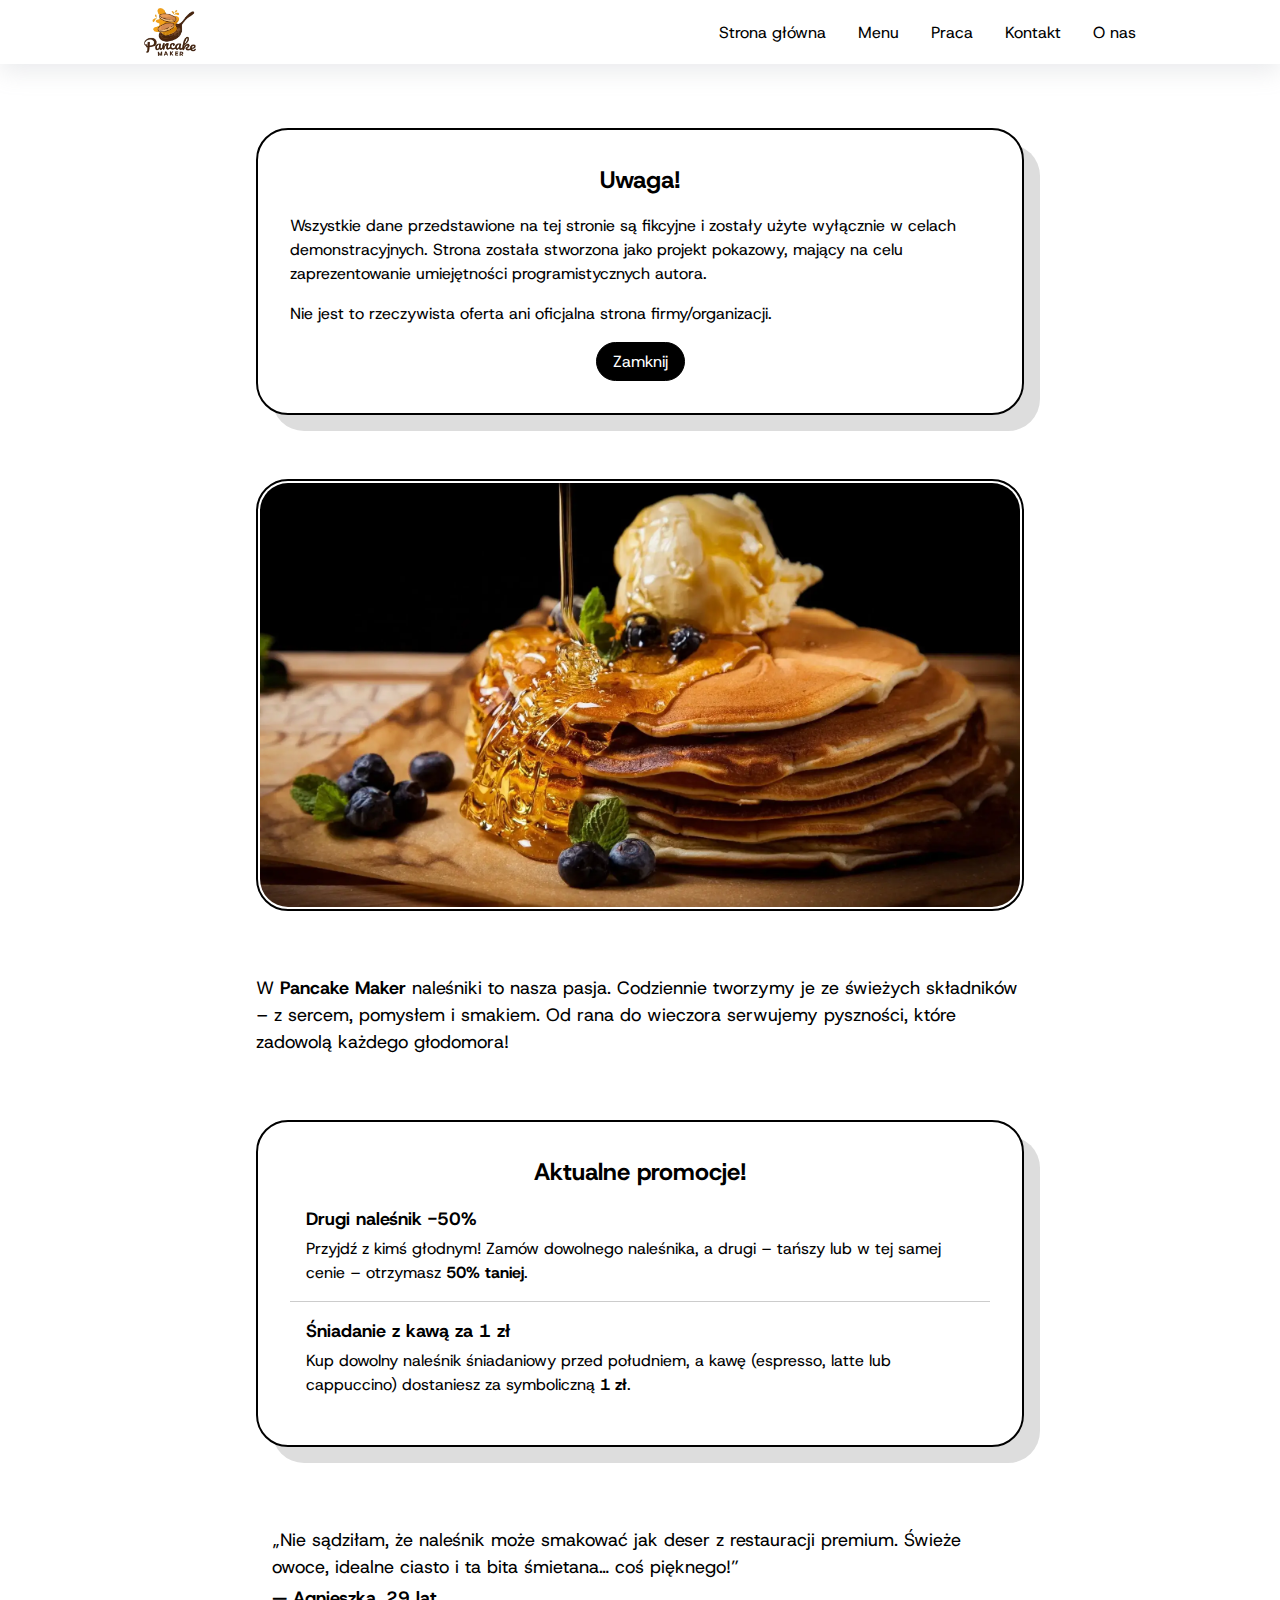
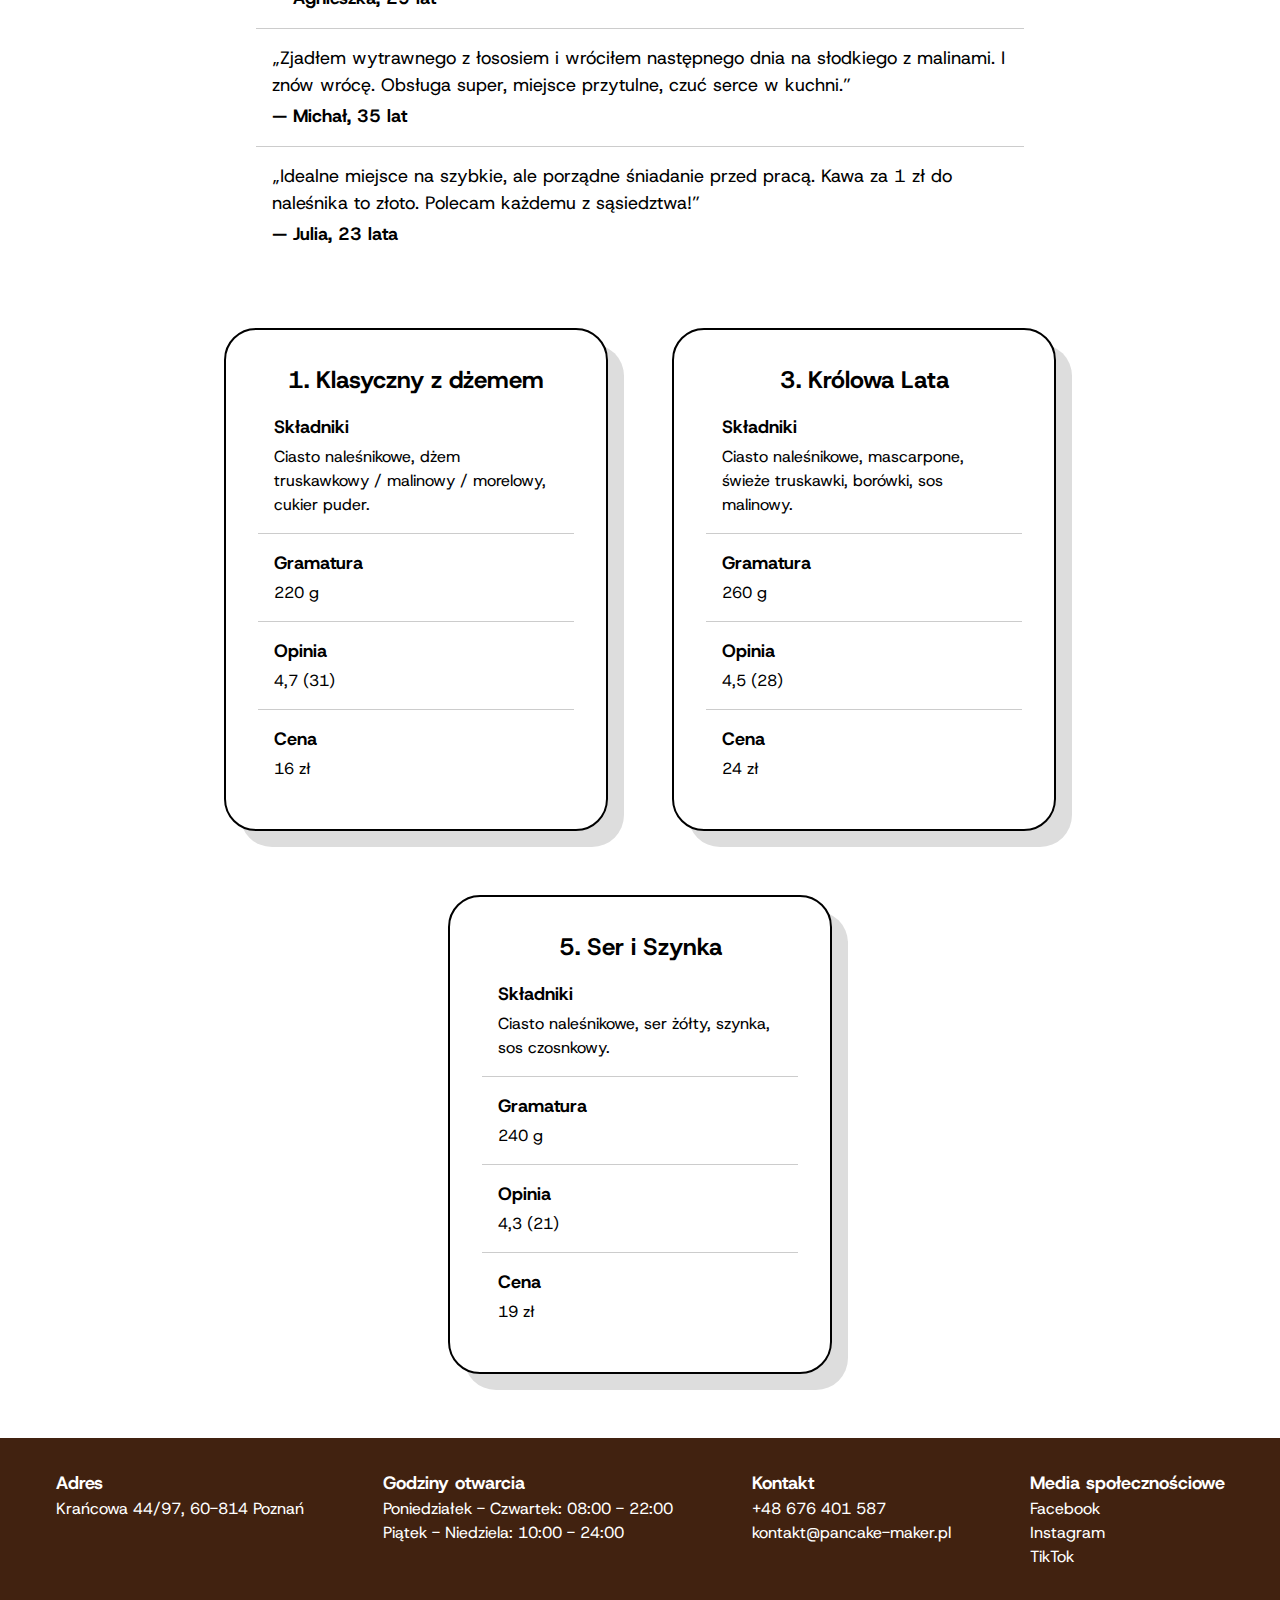
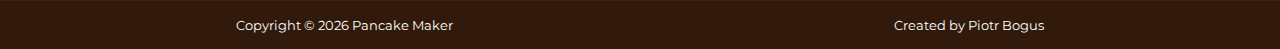
<file: index.html>
<!DOCTYPE html>
<html lang="pl-PL">
  <head>
    <title>Strona główna / Pancake Maker</title>
    <meta charset="UTF-8" />
    <meta name="author" content="Piotr Bogus" />
    <meta name="viewport" content="width=device-width, initial-scale=1.0" />
    <link rel="icon" href="uploads/logos/favicon.webp" type="image/webp" />
    <link rel="stylesheet" href="uploads/styles/main.css" />
    <link rel="stylesheet" href="uploads/styles/pancake-maker.css" />
  </head>
  <body>
    <nav class="navbar">
      <ul class="navbar-ul">
        <a href="index.html" class="navbar-a">
          <img src="uploads/logos/logo.webp" alt="Obraz przedstawia logo restauracji." class="navbar-img" />
        </a>
        <a href="index.html" class="navbar-a">Strona główna</a>
        <a href="menu.html" class="navbar-a">Menu</a>
        <a href="praca.html" class="navbar-a">Praca</a>
        <a href="kontakt.html" class="navbar-a">Kontakt</a>
        <a href="o-nas.html" class="navbar-a">O nas</a>
        <div class="navbar-a">
          <i class="fi fi-rr-bars-staggered navbar-btn" onclick="openPhoneMenu()"></i>
        </div>
      </ul>
    </nav>
    <main class="container">
      <nav class="navbar-phone">
        <ul class="navbar-ul-phone">
          <a href="index.html" class="navbar-a-phone">Strona główna</a>
          <a href="menu.html" class="navbar-a-phone">Menu</a>
          <a href="praca.html" class="navbar-a-phone">Praca</a>
          <a href="kontakt.html" class="navbar-a-phone">Kontakt</a>
          <a href="o-nas.html" class="navbar-a-phone">O nas</a>
        </ul>
      </nav>
      <main class="container-home">
        <article class="information">
          <p class="title-information">Uwaga!</p>
          <p class="description-information">Wszystkie dane przedstawione na tej stronie są fikcyjne i zostały użyte wyłącznie w celach demonstracyjnych. Strona została stworzona jako projekt pokazowy, mający na celu zaprezentowanie umiejętności programistycznych autora.</p>
          <p class="description-information">Nie jest to rzeczywista oferta ani oficjalna strona firmy/organizacji.</p>
          <input type="button" value="Zamknij" class="btn-information" onclick="hideInformation()" />
        </article>
        <img src="uploads/images/img_1.webp" alt="Obraz przedstawia naleśnika wraz z lejącym się syropem klonowym." class="img-home" />
        <p class="description-home">W <strong>Pancake Maker</strong> naleśniki to nasza pasja. Codziennie tworzymy je ze świeżych składników – z sercem, pomysłem i smakiem. Od rana do wieczora serwujemy pyszności, które zadowolą każdego głodomora!</p>
        <section class="container-promotion">
          <p class="container-promotion-title">Aktualne promocje!</p>
          <article class="promotion">
            <p class="title-promotion">Drugi naleśnik -50%</p>
            <p class="description-promotion">Przyjdź z kimś głodnym! Zamów dowolnego naleśnika, a drugi – tańszy lub w tej samej cenie – otrzymasz <strong>50% taniej</strong>.</p>
          </article>
          <article class="promotion">
            <p class="title-promotion">Śniadanie z kawą za 1 zł</p>
            <p class="description-promotion">Kup dowolny naleśnik śniadaniowy przed południem, a kawę (espresso, latte lub cappuccino) dostaniesz za symboliczną <strong>1 zł</strong>.</p>
          </article>
        </section>
        <section class="container-opinion">
          <article class="opinion">
            <p class="description-opinion">„Nie sądziłam, że naleśnik może smakować jak deser z restauracji premium. Świeże owoce, idealne ciasto i ta bita śmietana… coś pięknego!”</p>
            <p class="title-opinion">— Agnieszka, 29 lat</p>
          </article>
          <article class="opinion">
            <p class="description-opinion">„Zjadłem wytrawnego z łososiem i wróciłem następnego dnia na słodkiego z malinami. I znów wrócę. Obsługa super, miejsce przytulne, czuć serce w kuchni.”</p>
            <p class="title-opinion">— Michał, 35 lat</p>
          </article>
          <article class="opinion">
            <p class="description-opinion">„Idealne miejsce na szybkie, ale porządne śniadanie przed pracą. Kawa za 1 zł do naleśnika to złoto. Polecam każdemu z sąsiedztwa!”</p>
            <p class="title-opinion">— Julia, 23 lata</p>
          </article>
        </section>
        <main class="container-main-menu">
          <section class="container-menu">
            <p class="container-menu-title">1. Klasyczny z dżemem</p>
            <article class="menu">
              <p class="title-menu">Składniki</p>
              <p class="description-menu">Ciasto naleśnikowe, dżem truskawkowy / malinowy / morelowy, cukier puder.</p>
            </article>
            <article class="menu">
              <p class="title-menu">Gramatura</p>
              <p class="description-menu">220 g</p>
            </article>
            <article class="menu">
              <p class="title-menu">Opinia</p>
              <p class="description-menu">4,7 (31)</p>
            </article>
            <article class="menu">
              <p class="title-menu">Cena</p>
              <p class="description-menu">16 zł</p>
            </article>
          </section>
          <section class="container-menu">
            <p class="container-menu-title">3. Królowa Lata</p>
            <article class="menu">
              <p class="title-menu">Składniki</p>
              <p class="description-menu">Ciasto naleśnikowe, mascarpone, świeże truskawki, borówki, sos malinowy.</p>
            </article>
            <article class="menu">
              <p class="title-menu">Gramatura</p>
              <p class="description-menu">260 g</p>
            </article>
            <article class="menu">
              <p class="title-menu">Opinia</p>
              <p class="description-menu">4,5 (28)</p>
            </article>
            <article class="menu">
              <p class="title-menu">Cena</p>
              <p class="description-menu">24 zł</p>
            </article>
          </section>
          <section class="container-menu">
            <p class="container-menu-title">5. Ser i Szynka</p>
            <article class="menu">
              <p class="title-menu">Składniki</p>
              <p class="description-menu">Ciasto naleśnikowe, ser żółty, szynka, sos czosnkowy.</p>
            </article>
            <article class="menu">
              <p class="title-menu">Gramatura</p>
              <p class="description-menu">240 g</p>
            </article>
            <article class="menu">
              <p class="title-menu">Opinia</p>
              <p class="description-menu">4,3 (21)</p>
            </article>
            <article class="menu">
              <p class="title-menu">Cena</p>
              <p class="description-menu">19 zł</p>
            </article>
          </section>
        </main>
      </main>
    </main>
    <footer class="container-footbar">
      <article class="footbar">
        <p class="title-footbar">Adres</p>
        <p class="description-footbar">
          <a href="#" target="_blank">Krańcowa 44/97, 60-814 Poznań</a>
        </p>
      </article>
      <article class="footbar">
        <p class="title-footbar">Godziny otwarcia</p>
        <p class="description-footbar">Poniedziałek - Czwartek: 08:00 - 22:00</p>
        <p class="description-footbar">Piątek - Niedziela: 10:00 - 24:00</p>
      </article>
      <article class="footbar">
        <p class="title-footbar">Kontakt</p>
        <p class="description-footbar">
          <a href="#" target="_blank">+48 676 401 587</a>
        </p>
        <p class="description-footbar">
          <a href="#" target="_blank">kontakt@pancake-maker.pl</a>
        </p>
      </article>
      <article class="footbar">
        <p class="title-footbar">Media społecznościowe</p>
        <p class="description-footbar">
          <a href="#" target="_blank">Facebook</a>
        </p>
        <p class="description-footbar">
          <a href="#" target="_blank">Instagram</a>
        </p>
        <p class="description-footbar">
          <a href="#" target="_blank">TikTok</a>
        </p>
      </article>
    </footer>
    <footer class="container-copyright">
      <div class="copyright">Copyright &copy; <span id="copyright-year"></span> Pancake Maker</div>
      <div class="copyright">Created by <a href="https://github.com/piotr-bogus" class="author-link" target="_blank">Piotr Bogus</a></div>
    </footer>
    <script src="uploads/scripts/copyright-year.js"></script>
    <script src="uploads/scripts/information.js"></script>
    <script src="uploads/scripts/navbar.js"></script>
  </body>
</html>
</file>
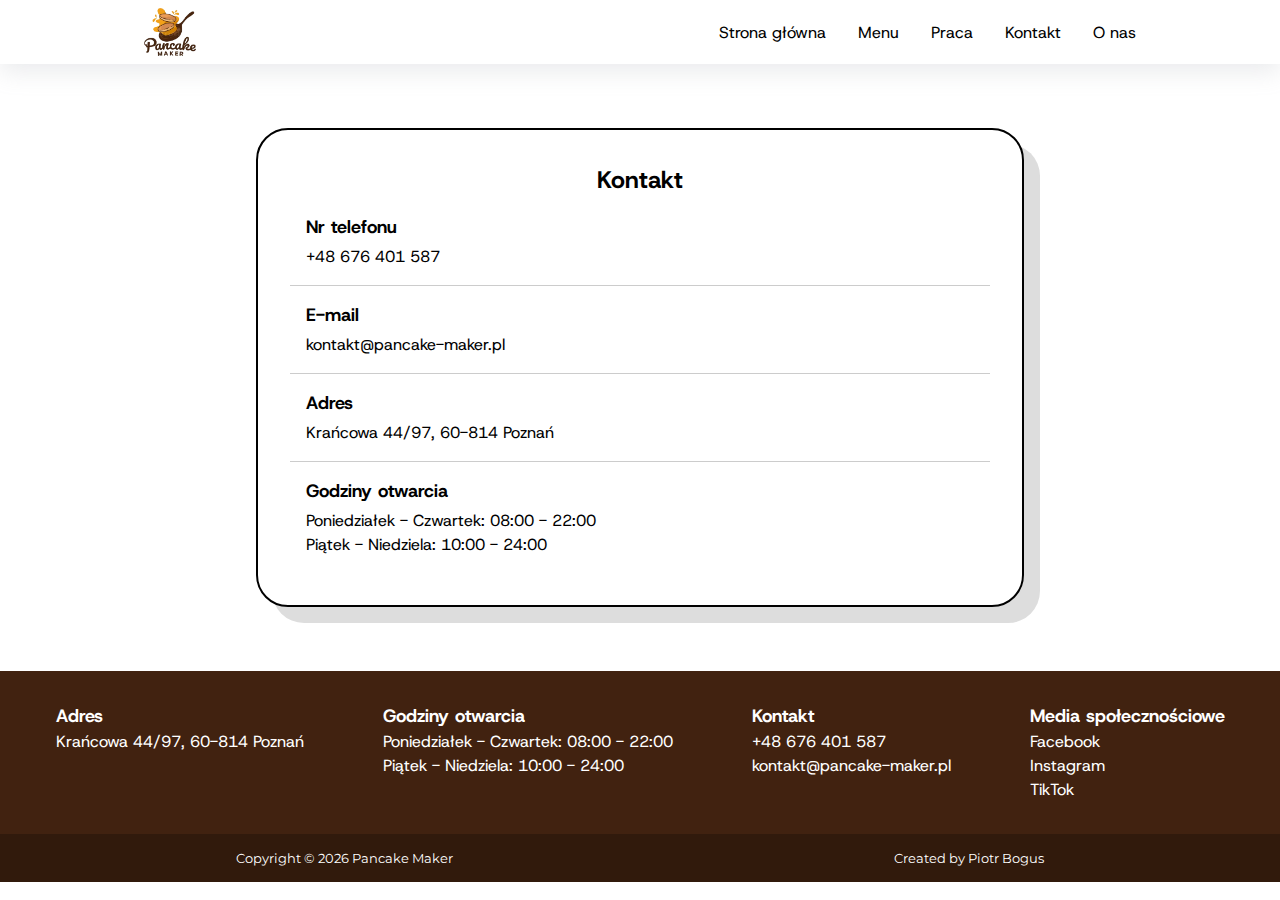
<file: kontakt.html>
<!DOCTYPE html>
<html lang="pl-PL">
  <head>
    <title>Kontakt / Pancake Maker</title>
    <meta charset="UTF-8" />
    <meta name="author" content="Piotr Bogus" />
    <meta name="viewport" content="width=device-width, initial-scale=1.0" />
    <link rel="icon" href="uploads/logos/favicon.webp" type="image/webp" />
    <link rel="stylesheet" href="uploads/styles/main.css" />
    <link rel="stylesheet" href="uploads/styles/kontakt.css" />
  </head>
  <body>
    <nav class="navbar">
      <ul class="navbar-ul">
        <a href="index.html" class="navbar-a">
          <img src="uploads/logos/logo.webp" alt="" class="navbar-img" />
        </a>
        <a href="index.html" class="navbar-a">Strona główna</a>
        <a href="menu.html" class="navbar-a">Menu</a>
        <a href="praca.html" class="navbar-a">Praca</a>
        <a href="kontakt.html" class="navbar-a">Kontakt</a>
        <a href="o-nas.html" class="navbar-a">O nas</a>
        <div class="navbar-a">
          <i class="fi fi-rr-bars-staggered navbar-btn" onclick="openPhoneMenu()"></i>
        </div>
      </ul>
    </nav>
    <main class="container">
      <nav class="navbar-phone">
        <ul class="navbar-ul-phone">
          <a href="index.html" class="navbar-a-phone">Strona główna</a>
          <a href="menu.html" class="navbar-a-phone">Menu</a>
          <a href="praca.html" class="navbar-a-phone">Praca</a>
          <a href="kontakt.html" class="navbar-a-phone">Kontakt</a>
          <a href="o-nas.html" class="navbar-a-phone">O nas</a>
        </ul>
      </nav>
      <main class="container-main-contact">
        <section class="container-contact">
          <p class="container-contact-title">Kontakt</p>
          <article class="contact">
            <p class="title-contact">Nr telefonu</p>
            <p class="description-contact">
              <a href="#" target="_blank">+48 676 401 587</a>
            </p>
          </article>
          <article class="contact">
            <p class="title-contact">E-mail</p>
            <p class="description-contact">
              <a href="#" target="_blank">kontakt@pancake-maker.pl</a>
            </p>
          </article>
          <article class="contact">
            <p class="title-contact">Adres</p>
            <p class="description-contact">
              <a href="#" target="_blank">Krańcowa 44/97, 60-814 Poznań</a>
            </p>
          </article>
          <article class="contact">
            <p class="title-contact">Godziny otwarcia</p>
            <p class="description-contact">Poniedziałek - Czwartek: 08:00 - 22:00</p>
            <p class="description-contact">Piątek - Niedziela: 10:00 - 24:00</p>
          </article>
        </section>
      </main>
    </main>
    <footer class="container-footbar">
      <article class="footbar">
        <p class="title-footbar">Adres</p>
        <p class="description-footbar">
          <a href="#" target="_blank">Krańcowa 44/97, 60-814 Poznań</a>
        </p>
      </article>
      <article class="footbar">
        <p class="title-footbar">Godziny otwarcia</p>
        <p class="description-footbar">Poniedziałek - Czwartek: 08:00 - 22:00</p>
        <p class="description-footbar">Piątek - Niedziela: 10:00 - 24:00</p>
      </article>
      <article class="footbar">
        <p class="title-footbar">Kontakt</p>
        <p class="description-footbar">
          <a href="#" target="_blank">+48 676 401 587</a>
        </p>
        <p class="description-footbar">
          <a href="#" target="_blank">kontakt@pancake-maker.pl</a>
        </p>
      </article>
      <article class="footbar">
        <p class="title-footbar">Media społecznościowe</p>
        <p class="description-footbar">
          <a href="#" target="_blank">Facebook</a>
        </p>
        <p class="description-footbar">
          <a href="#" target="_blank">Instagram</a>
        </p>
        <p class="description-footbar">
          <a href="#" target="_blank">TikTok</a>
        </p>
      </article>
    </footer>
    <footer class="container-copyright">
      <div class="copyright">Copyright &copy; <span id="copyright-year"></span> Pancake Maker</div>
      <div class="copyright">Created by <a href="https://github.com/piotr-bogus" class="author-link" target="_blank">Piotr Bogus</a></div>
    </footer>
    <script src="uploads/scripts/copyright-year.js"></script>
    <script src="uploads/scripts/navbar.js"></script>
  </body>
</html>
</file>
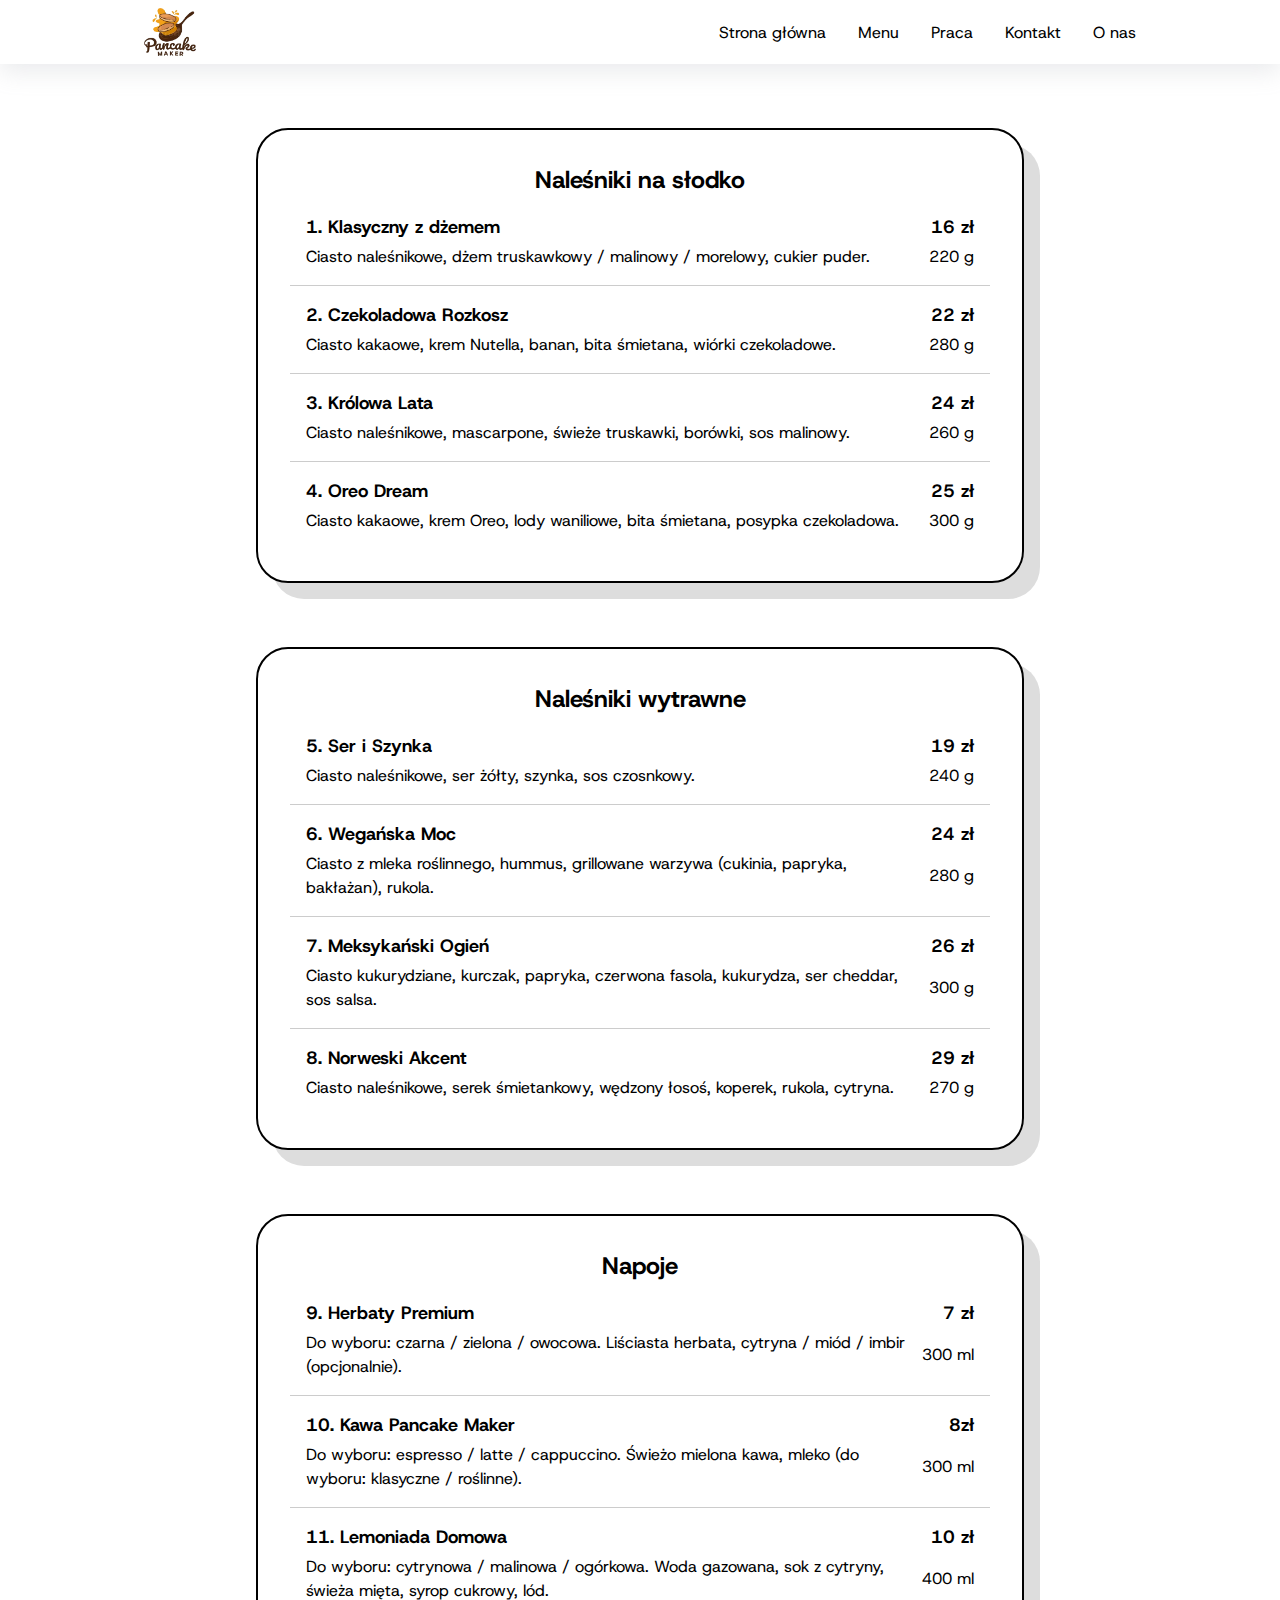
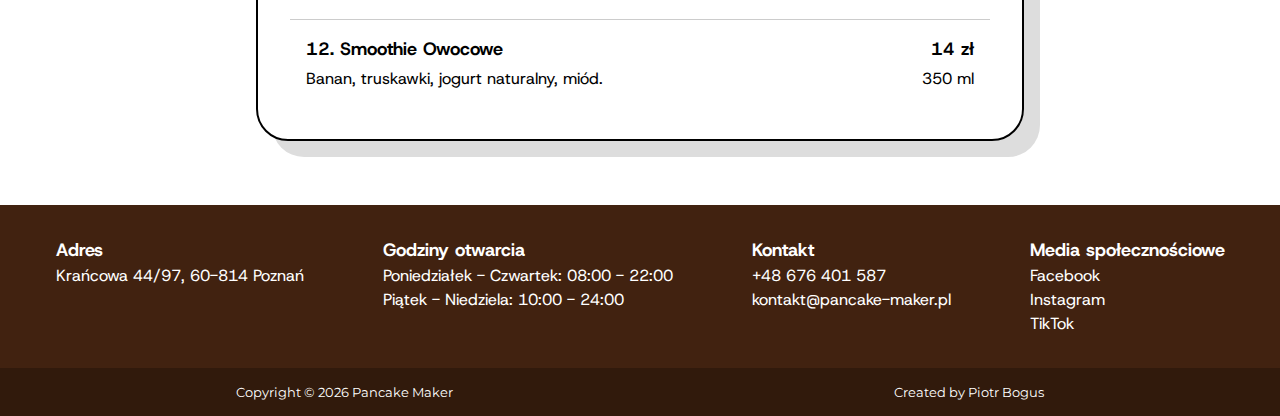
<file: menu.html>
<!DOCTYPE html>
<html lang="pl-PL">
  <head>
    <title>Menu / Pancake Maker</title>
    <meta charset="UTF-8" />
    <meta name="author" content="Piotr Bogus" />
    <meta name="viewport" content="width=device-width, initial-scale=1.0" />
    <link rel="icon" href="uploads/logos/favicon.webp" type="image/webp" />
    <link rel="stylesheet" href="uploads/styles/main.css" />
    <link rel="stylesheet" href="uploads/styles/menu.css" />
  </head>
  <body>
    <nav class="navbar">
      <ul class="navbar-ul">
        <a href="index.html" class="navbar-a">
          <img src="uploads/logos/logo.webp" alt="" class="navbar-img" />
        </a>
        <a href="index.html" class="navbar-a">Strona główna</a>
        <a href="menu.html" class="navbar-a">Menu</a>
        <a href="praca.html" class="navbar-a">Praca</a>
        <a href="kontakt.html" class="navbar-a">Kontakt</a>
        <a href="o-nas.html" class="navbar-a">O nas</a>
        <div class="navbar-a">
          <i class="fi fi-rr-bars-staggered navbar-btn" onclick="openPhoneMenu()"></i>
        </div>
      </ul>
    </nav>
    <main class="container">
      <nav class="navbar-phone">
        <ul class="navbar-ul-phone">
          <a href="index.html" class="navbar-a-phone">Strona główna</a>
          <a href="menu.html" class="navbar-a-phone">Menu</a>
          <a href="praca.html" class="navbar-a-phone">Praca</a>
          <a href="kontakt.html" class="navbar-a-phone">Kontakt</a>
          <a href="o-nas.html" class="navbar-a-phone">O nas</a>
        </ul>
      </nav>
      <main class="container-main-menu">
        <section class="container-menu">
          <p class="container-menu-title">Naleśniki na słodko</p>
          <article class="menu">
            <div class="container-menu-top">
              <p class="title-menu">1. Klasyczny z dżemem</p>
              <p class="price-menu">16 zł</p>
            </div>
            <div class="container-menu-bottom">
              <p class="description-menu">Ciasto naleśnikowe, dżem truskawkowy / malinowy / morelowy, cukier puder.</p>
              <p class="weight-menu">220 g</p>
            </div>
          </article>
          <article class="menu">
            <div class="container-menu-top">
              <p class="title-menu">2. Czekoladowa Rozkosz</p>
              <p class="price-menu">22 zł</p>
            </div>
            <div class="container-menu-bottom">
              <p class="description-menu">Ciasto kakaowe, krem Nutella, banan, bita śmietana, wiórki czekoladowe.</p>
              <p class="weight-menu">280 g</p>
            </div>
          </article>
          <article class="menu">
            <div class="container-menu-top">
              <p class="title-menu">3. Królowa Lata</p>
              <p class="price-menu">24 zł</p>
            </div>
            <div class="container-menu-bottom">
              <p class="description-menu">Ciasto naleśnikowe, mascarpone, świeże truskawki, borówki, sos malinowy.</p>
              <p class="weight-menu">260 g</p>
            </div>
          </article>
          <article class="menu">
            <div class="container-menu-top">
              <p class="title-menu">4. Oreo Dream</p>
              <p class="price-menu">25 zł</p>
            </div>
            <div class="container-menu-bottom">
              <p class="description-menu">Ciasto kakaowe, krem Oreo, lody waniliowe, bita śmietana, posypka czekoladowa.</p>
              <p class="weight-menu">300 g</p>
            </div>
          </article>
        </section>
        <section class="container-menu">
          <p class="container-menu-title">Naleśniki wytrawne</p>
          <article class="menu">
            <div class="container-menu-top">
              <p class="title-menu">5. Ser i Szynka</p>
              <p class="price-menu">19 zł</p>
            </div>
            <div class="container-menu-bottom">
              <p class="description-menu">Ciasto naleśnikowe, ser żółty, szynka, sos czosnkowy.</p>
              <p class="weight-menu">240 g</p>
            </div>
          </article>
          <article class="menu">
            <div class="container-menu-top">
              <p class="title-menu">6. Wegańska Moc</p>
              <p class="price-menu">24 zł</p>
            </div>
            <div class="container-menu-bottom">
              <p class="description-menu">Ciasto z mleka roślinnego, hummus, grillowane warzywa (cukinia, papryka, bakłażan), rukola.</p>
              <p class="weight-menu">280 g</p>
            </div>
          </article>
          <article class="menu">
            <div class="container-menu-top">
              <p class="title-menu">7. Meksykański Ogień</p>
              <p class="price-menu">26 zł</p>
            </div>
            <div class="container-menu-bottom">
              <p class="description-menu">Ciasto kukurydziane, kurczak, papryka, czerwona fasola, kukurydza, ser cheddar, sos salsa.</p>
              <p class="weight-menu">300 g</p>
            </div>
          </article>
          <article class="menu">
            <div class="container-menu-top">
              <p class="title-menu">8. Norweski Akcent</p>
              <p class="price-menu">29 zł</p>
            </div>
            <div class="container-menu-bottom">
              <p class="description-menu">Ciasto naleśnikowe, serek śmietankowy, wędzony łosoś, koperek, rukola, cytryna.</p>
              <p class="weight-menu">270 g</p>
            </div>
          </article>
        </section>
        <section class="container-menu">
          <p class="container-menu-title">Napoje</p>
          <article class="menu">
            <div class="container-menu-top">
              <p class="title-menu">9. Herbaty Premium</p>
              <p class="price-menu">7 zł</p>
            </div>
            <div class="container-menu-bottom">
              <p class="description-menu">Do wyboru: czarna / zielona / owocowa. Liściasta herbata, cytryna / miód / imbir (opcjonalnie).</p>
              <p class="weight-menu">300 ml</p>
            </div>
          </article>
          <article class="menu">
            <div class="container-menu-top">
              <p class="title-menu">10. Kawa Pancake Maker</p>
              <p class="price-menu">8zł</p>
            </div>
            <div class="container-menu-bottom">
              <p class="description-menu">Do wyboru: espresso / latte / cappuccino. Świeżo mielona kawa, mleko (do wyboru: klasyczne / roślinne).</p>
              <p class="weight-menu">300 ml</p>
            </div>
          </article>
          <article class="menu">
            <div class="container-menu-top">
              <p class="title-menu">11. Lemoniada Domowa</p>
              <p class="price-menu">10 zł</p>
            </div>
            <div class="container-menu-bottom">
              <p class="description-menu">Do wyboru: cytrynowa / malinowa / ogórkowa. Woda gazowana, sok z cytryny, świeża mięta, syrop cukrowy, lód.</p>
              <p class="weight-menu">400 ml</p>
            </div>
          </article>
          <article class="menu">
            <div class="container-menu-top">
              <p class="title-menu">12. Smoothie Owocowe</p>
              <p class="price-menu">14 zł</p>
            </div>
            <div class="container-menu-bottom">
              <p class="description-menu">Banan, truskawki, jogurt naturalny, miód.</p>
              <p class="weight-menu">350 ml</p>
            </div>
          </article>
        </section>
      </main>
    </main>
    <footer class="container-footbar">
      <article class="footbar">
        <p class="title-footbar">Adres</p>
        <p class="description-footbar">
          <a href="#" target="_blank">Krańcowa 44/97, 60-814 Poznań</a>
        </p>
      </article>
      <article class="footbar">
        <p class="title-footbar">Godziny otwarcia</p>
        <p class="description-footbar">Poniedziałek - Czwartek: 08:00 - 22:00</p>
        <p class="description-footbar">Piątek - Niedziela: 10:00 - 24:00</p>
      </article>
      <article class="footbar">
        <p class="title-footbar">Kontakt</p>
        <p class="description-footbar">
          <a href="#" target="_blank">+48 676 401 587</a>
        </p>
        <p class="description-footbar">
          <a href="#" target="_blank">kontakt@pancake-maker.pl</a>
        </p>
      </article>
      <article class="footbar">
        <p class="title-footbar">Media społecznościowe</p>
        <p class="description-footbar">
          <a href="#" target="_blank">Facebook</a>
        </p>
        <p class="description-footbar">
          <a href="#" target="_blank">Instagram</a>
        </p>
        <p class="description-footbar">
          <a href="#" target="_blank">TikTok</a>
        </p>
      </article>
    </footer>
    <footer class="container-copyright">
      <div class="copyright">Copyright &copy; <span id="copyright-year"></span> Pancake Maker</div>
      <div class="copyright">Created by <a href="https://github.com/piotr-bogus" class="author-link" target="_blank">Piotr Bogus</a></div>
    </footer>
    <script src="uploads/scripts/copyright-year.js"></script>
    <script src="uploads/scripts/navbar.js"></script>
  </body>
</html>
</file>
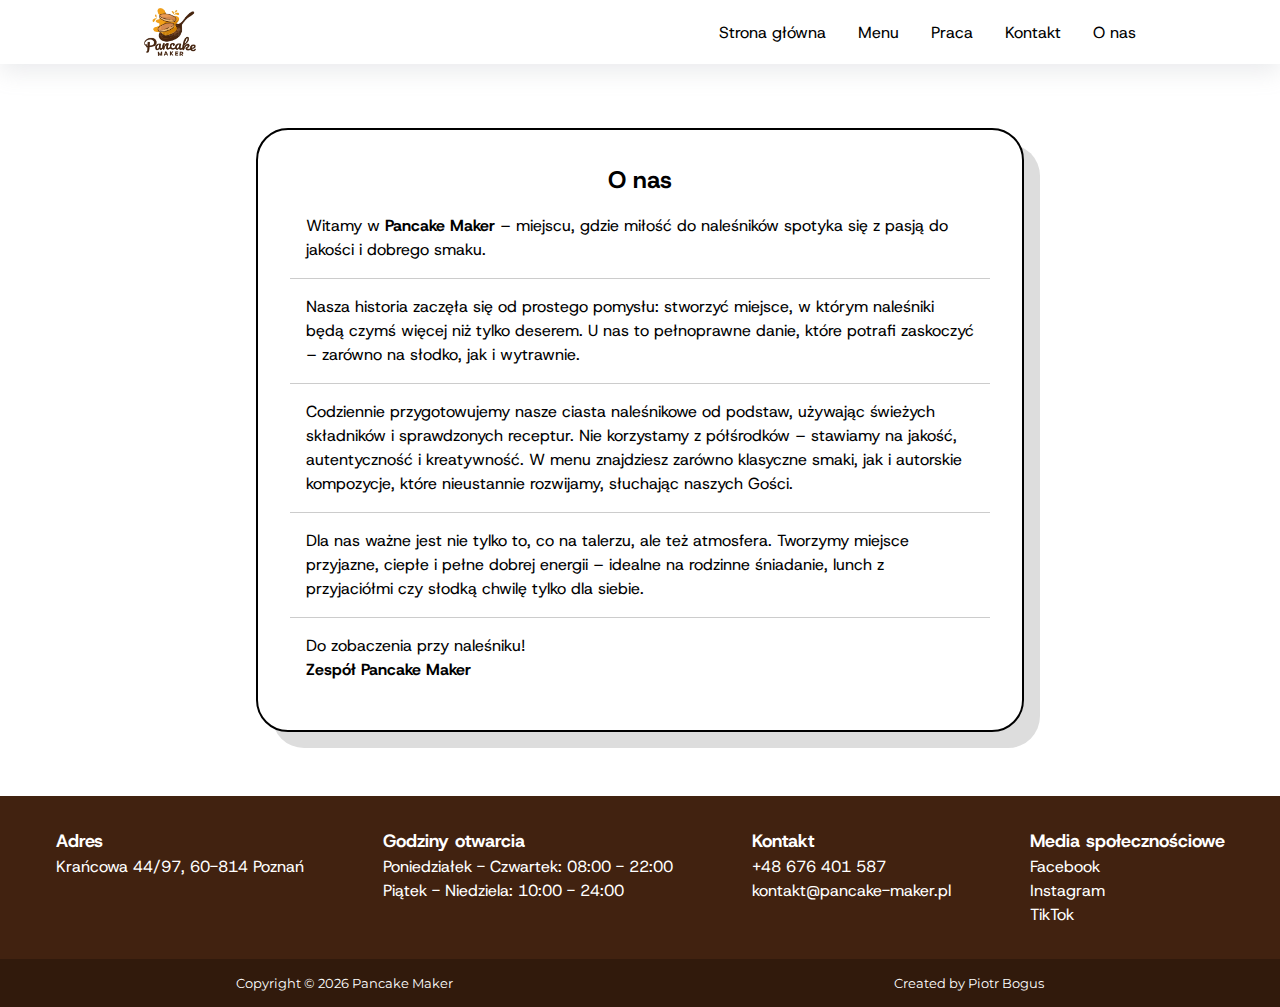
<file: o-nas.html>
<!DOCTYPE html>
<html lang="pl-PL">
  <head>
    <title>O nas / Pancake Maker</title>
    <meta charset="UTF-8" />
    <meta name="author" content="Piotr Bogus" />
    <meta name="viewport" content="width=device-width, initial-scale=1.0" />
    <link rel="icon" href="uploads/logos/favicon.png" type="image/png" />
    <link rel="stylesheet" href="uploads/styles/main.css" />
    <link rel="stylesheet" href="uploads/styles/o-nas.css" />
  </head>
  <body>
    <nav class="navbar">
      <ul class="navbar-ul">
        <a href="index.html" class="navbar-a">
          <img src="uploads/logos/logo.png" alt="" class="navbar-img" />
        </a>
        <a href="index.html" class="navbar-a">Strona główna</a>
        <a href="menu.html" class="navbar-a">Menu</a>
        <a href="praca.html" class="navbar-a">Praca</a>
        <a href="kontakt.html" class="navbar-a">Kontakt</a>
        <a href="o-nas.html" class="navbar-a">O nas</a>
        <div class="navbar-a">
          <i class="fi fi-rr-bars-staggered navbar-btn" onclick="openPhoneMenu()"></i>
        </div>
      </ul>
    </nav>
    <main class="container">
      <nav class="navbar-phone">
        <ul class="navbar-ul-phone">
          <a href="index.html" class="navbar-a-phone">Strona główna</a>
          <a href="menu.html" class="navbar-a-phone">Menu</a>
          <a href="praca.html" class="navbar-a-phone">Praca</a>
          <a href="kontakt.html" class="navbar-a-phone">Kontakt</a>
          <a href="o-nas.html" class="navbar-a-phone">O nas</a>
        </ul>
      </nav>
      <main class="container-main-about">
        <section class="container-about">
          <p class="container-about-title">O nas</p>
          <article class="about">
            <p class="description-about">Witamy w <strong>Pancake Maker</strong> – miejscu, gdzie miłość do naleśników spotyka się z pasją do jakości i dobrego smaku.</p>
          </article>
          <article class="about">
            <p class="description-about">Nasza historia zaczęła się od prostego pomysłu: stworzyć miejsce, w którym naleśniki będą czymś więcej niż tylko deserem. U nas to pełnoprawne danie, które potrafi zaskoczyć – zarówno na słodko, jak i wytrawnie.</p>
          </article>
          <article class="about">
            <p class="description-about">Codziennie przygotowujemy nasze ciasta naleśnikowe od podstaw, używając świeżych składników i sprawdzonych receptur. Nie korzystamy z półśrodków – stawiamy na jakość, autentyczność i kreatywność. W menu znajdziesz zarówno klasyczne smaki, jak i autorskie kompozycje, które nieustannie rozwijamy, słuchając naszych Gości.</p>
          </article>
          <article class="about">
            <p class="description-about">Dla nas ważne jest nie tylko to, co na talerzu, ale też atmosfera. Tworzymy miejsce przyjazne, ciepłe i pełne dobrej energii – idealne na rodzinne śniadanie, lunch z przyjaciółmi czy słodką chwilę tylko dla siebie.</p>
          </article>
          <article class="about">
            <p class="description-about">Do zobaczenia przy naleśniku!</p>
            <p class="description-about"><strong>Zespół Pancake Maker </strong></p>
          </article>
        </section>
      </main>
    </main>
    <footer class="container-footbar">
      <article class="footbar">
        <p class="title-footbar">Adres</p>
        <p class="description-footbar">
          <a href="#" target="_blank">Krańcowa 44/97, 60-814 Poznań</a>
        </p>
      </article>
      <article class="footbar">
        <p class="title-footbar">Godziny otwarcia</p>
        <p class="description-footbar">Poniedziałek - Czwartek: 08:00 - 22:00</p>
        <p class="description-footbar">Piątek - Niedziela: 10:00 - 24:00</p>
      </article>
      <article class="footbar">
        <p class="title-footbar">Kontakt</p>
        <p class="description-footbar">
          <a href="#" target="_blank">+48 676 401 587</a>
        </p>
        <p class="description-footbar">
          <a href="#" target="_blank">kontakt@pancake-maker.pl</a>
        </p>
      </article>
      <article class="footbar">
        <p class="title-footbar">Media społecznościowe</p>
        <p class="description-footbar">
          <a href="#" target="_blank">Facebook</a>
        </p>
        <p class="description-footbar">
          <a href="#" target="_blank">Instagram</a>
        </p>
        <p class="description-footbar">
          <a href="#" target="_blank">TikTok</a>
        </p>
      </article>
    </footer>
    <footer class="container-copyright">
      <div class="copyright">Copyright &copy; <span id="copyright-year"></span> Pancake Maker</div>
      <div class="copyright">Created by <a href="../My Projects/my-projects.html" class="author-link" target="_blank">Piotr Bogus</a></div>
    </footer>
    <script src="uploads/scripts/copyright-year.js"></script>
    <script src="uploads/scripts/navbar.js"></script>
  </body>
</html>
</file>
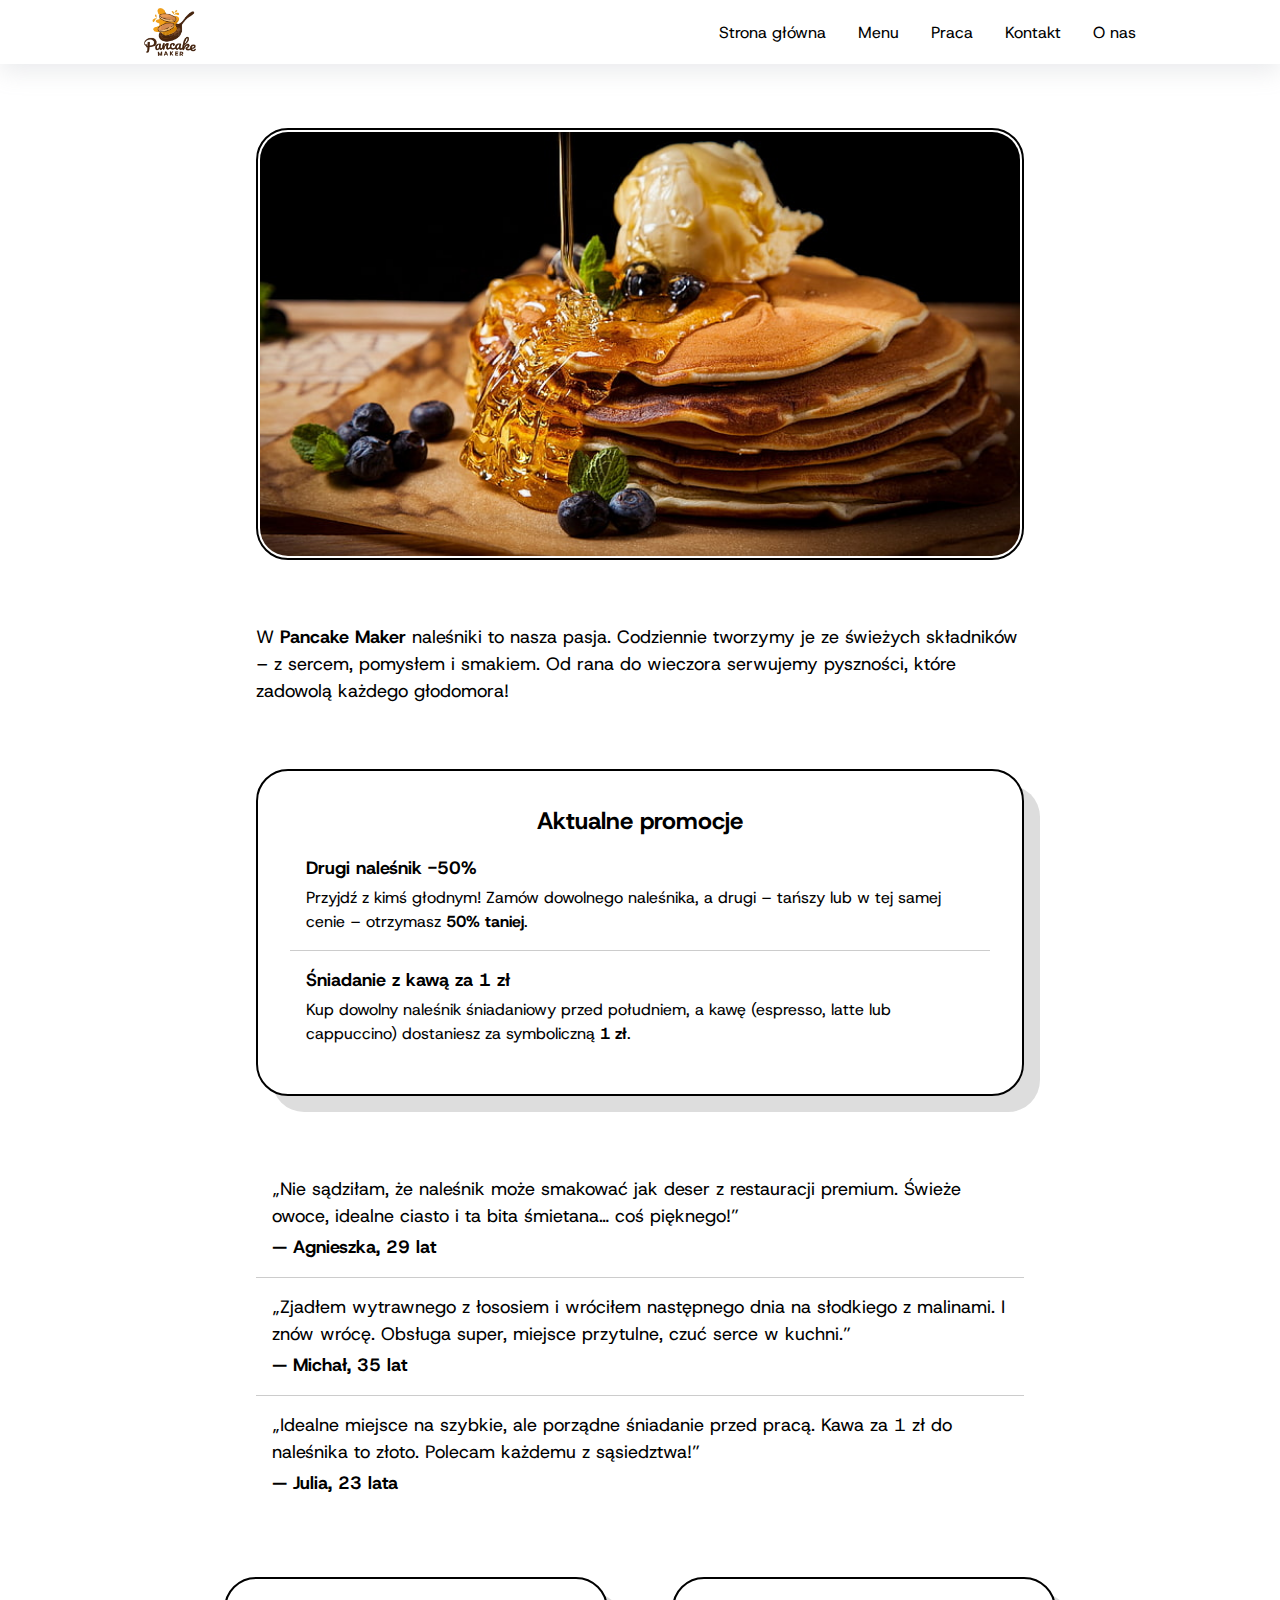
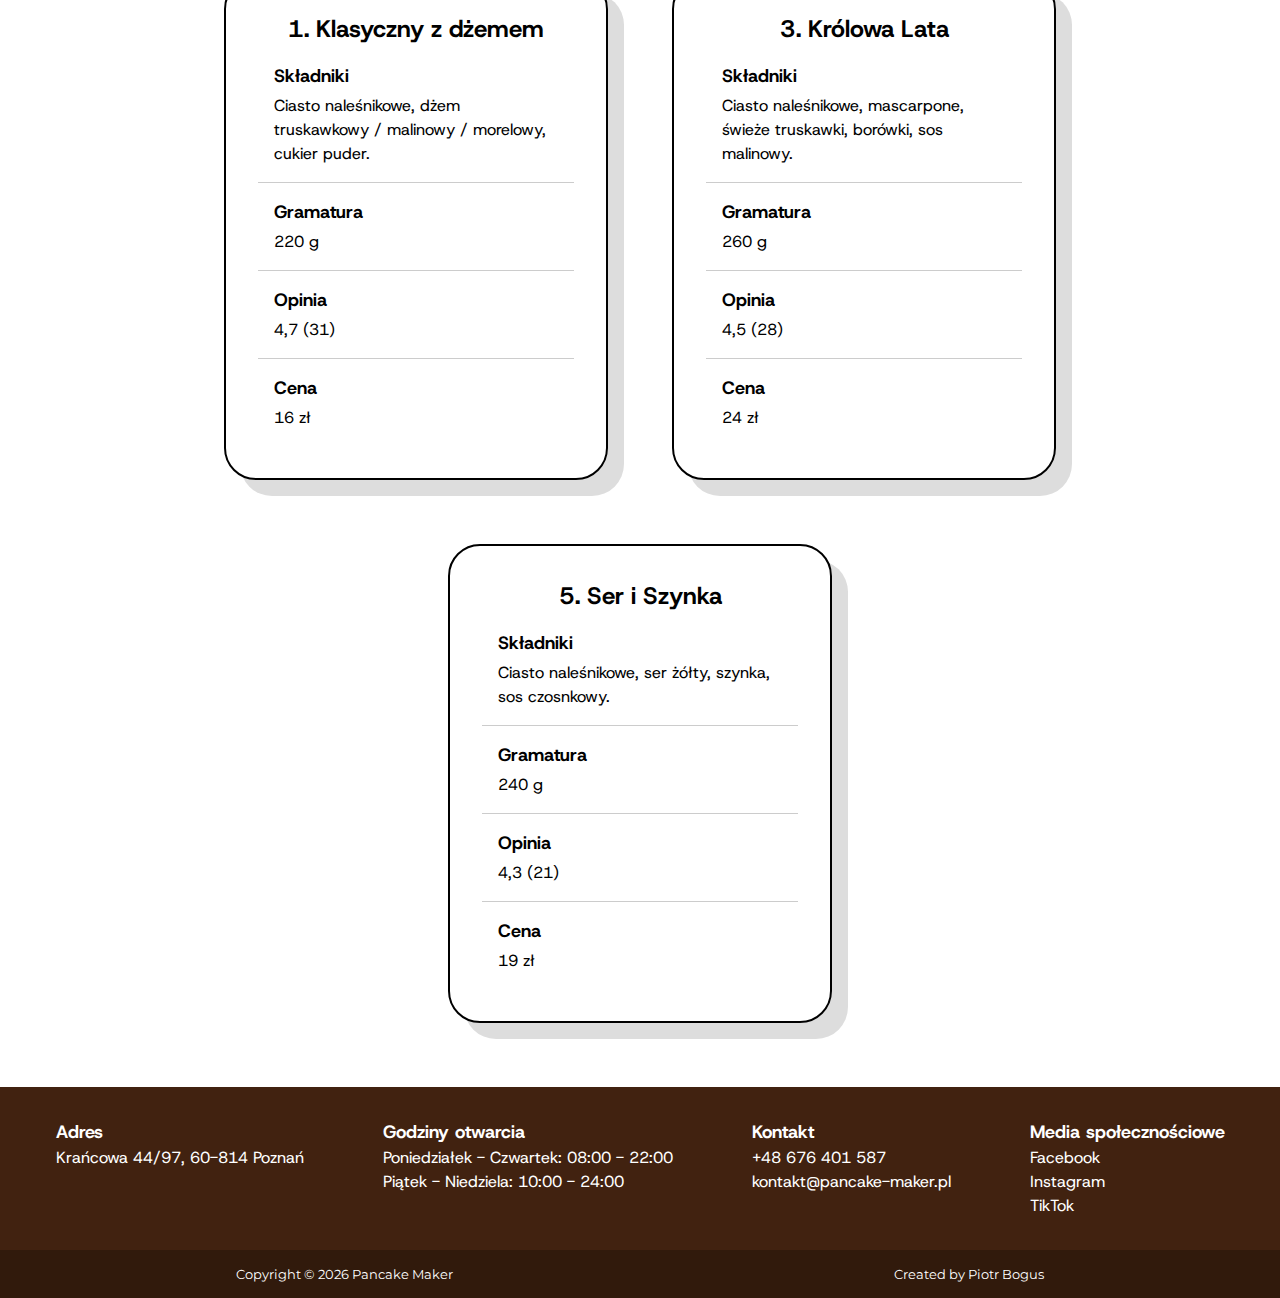
<file: pancake-maker.html>
<!DOCTYPE html>
<html lang="pl-PL">
  <head>
    <title>Strona główna / Pancake Maker</title>
    <meta charset="UTF-8" />
    <meta name="author" content="Piotr Bogus" />
    <meta name="viewport" content="width=device-width, initial-scale=1.0" />
    <link rel="icon" href="uploads/logos/favicon.png" type="image/png" />
    <link rel="stylesheet" href="uploads/styles/main.css" />
    <link rel="stylesheet" href="uploads/styles/pancake-maker.css" />
  </head>
  <body>
    <nav class="navbar">
      <ul class="navbar-ul">
        <a href="pancake-maker.html" class="navbar-a">
          <img src="uploads/logos/logo.png" alt="" class="navbar-img" />
        </a>
        <a href="pancake-maker.html" class="navbar-a">Strona główna</a>
        <a href="menu.html" class="navbar-a">Menu</a>
        <a href="praca.html" class="navbar-a">Praca</a>
        <a href="kontakt.html" class="navbar-a">Kontakt</a>
        <a href="o-nas.html" class="navbar-a">O nas</a>
        <div class="navbar-a">
          <i class="fi fi-rr-bars-staggered navbar-btn" onclick="openPhoneMenu()"></i>
        </div>
      </ul>
    </nav>
    <main class="container">
      <nav class="navbar-phone">
        <ul class="navbar-ul-phone">
          <a href="pancake-maker.html" class="navbar-a-phone">Strona główna</a>
          <a href="menu.html" class="navbar-a-phone">Menu</a>
          <a href="praca.html" class="navbar-a-phone">Praca</a>
          <a href="kontakt.html" class="navbar-a-phone">Kontakt</a>
          <a href="o-nas.html" class="navbar-a-phone">O nas</a>
        </ul>
      </nav>
      <main class="container-home">
        <img src="uploads/images/img_1.jpg" alt="" class="img-home" />
        <p class="description-home">W <strong>Pancake Maker</strong> naleśniki to nasza pasja. Codziennie tworzymy je ze świeżych składników – z sercem, pomysłem i smakiem. Od rana do wieczora serwujemy pyszności, które zadowolą każdego głodomora!</p>
        <section class="container-promotion">
          <p class="container-promotion-title">Aktualne promocje</p>
          <article class="promotion">
            <p class="title-promotion">Drugi naleśnik -50%</p>
            <p class="description-promotion">Przyjdź z kimś głodnym! Zamów dowolnego naleśnika, a drugi – tańszy lub w tej samej cenie – otrzymasz <strong>50% taniej</strong>.</p>
          </article>
          <article class="promotion">
            <p class="title-promotion">Śniadanie z kawą za 1 zł</p>
            <p class="description-promotion">Kup dowolny naleśnik śniadaniowy przed południem, a kawę (espresso, latte lub cappuccino) dostaniesz za symboliczną <strong>1 zł</strong>.</p>
          </article>
        </section>
        <section class="container-opinion">
          <article class="opinion">
            <p class="description-opinion">„Nie sądziłam, że naleśnik może smakować jak deser z restauracji premium. Świeże owoce, idealne ciasto i ta bita śmietana… coś pięknego!”</p>
            <p class="title-opinion">— Agnieszka, 29 lat</p>
          </article>
          <article class="opinion">
            <p class="description-opinion">„Zjadłem wytrawnego z łososiem i wróciłem następnego dnia na słodkiego z malinami. I znów wrócę. Obsługa super, miejsce przytulne, czuć serce w kuchni.”</p>
            <p class="title-opinion">— Michał, 35 lat</p>
          </article>
          <article class="opinion">
            <p class="description-opinion">„Idealne miejsce na szybkie, ale porządne śniadanie przed pracą. Kawa za 1 zł do naleśnika to złoto. Polecam każdemu z sąsiedztwa!”</p>
            <p class="title-opinion">— Julia, 23 lata</p>
          </article>
        </section>
        <main class="container-main-menu">
          <section class="container-menu">
            <p class="container-menu-title">1. Klasyczny z dżemem</p>
            <article class="menu">
              <p class="title-menu">Składniki</p>
              <p class="description-menu">Ciasto naleśnikowe, dżem truskawkowy / malinowy / morelowy, cukier puder.</p>
            </article>
            <article class="menu">
              <p class="title-menu">Gramatura</p>
              <p class="description-menu">220 g</p>
            </article>
            <article class="menu">
              <p class="title-menu">Opinia</p>
              <p class="description-menu">4,7 (31)</p>
            </article>
            <article class="menu">
              <p class="title-menu">Cena</p>
              <p class="description-menu">16 zł</p>
            </article>
          </section>
          <section class="container-menu">
            <p class="container-menu-title">3. Królowa Lata</p>
            <article class="menu">
              <p class="title-menu">Składniki</p>
              <p class="description-menu">Ciasto naleśnikowe, mascarpone, świeże truskawki, borówki, sos malinowy.</p>
            </article>
            <article class="menu">
              <p class="title-menu">Gramatura</p>
              <p class="description-menu">260 g</p>
            </article>
            <article class="menu">
              <p class="title-menu">Opinia</p>
              <p class="description-menu">4,5 (28)</p>
            </article>
            <article class="menu">
              <p class="title-menu">Cena</p>
              <p class="description-menu">24 zł</p>
            </article>
          </section>
          <section class="container-menu">
            <p class="container-menu-title">5. Ser i Szynka</p>
            <article class="menu">
              <p class="title-menu">Składniki</p>
              <p class="description-menu">Ciasto naleśnikowe, ser żółty, szynka, sos czosnkowy.</p>
            </article>
            <article class="menu">
              <p class="title-menu">Gramatura</p>
              <p class="description-menu">240 g</p>
            </article>
            <article class="menu">
              <p class="title-menu">Opinia</p>
              <p class="description-menu">4,3 (21)</p>
            </article>
            <article class="menu">
              <p class="title-menu">Cena</p>
              <p class="description-menu">19 zł</p>
            </article>
          </section>
        </main>
      </main>
    </main>
    <footer class="container-footbar">
      <article class="footbar">
        <p class="title-footbar">Adres</p>
        <p class="description-footbar">
          <a href="#" target="_blank">Krańcowa 44/97, 60-814 Poznań</a>
        </p>
      </article>
      <article class="footbar">
        <p class="title-footbar">Godziny otwarcia</p>
        <p class="description-footbar">Poniedziałek - Czwartek: 08:00 - 22:00</p>
        <p class="description-footbar">Piątek - Niedziela: 10:00 - 24:00</p>
      </article>
      <article class="footbar">
        <p class="title-footbar">Kontakt</p>
        <p class="description-footbar">
          <a href="#" target="_blank">+48 676 401 587</a>
        </p>
        <p class="description-footbar">
          <a href="#" target="_blank">kontakt@pancake-maker.pl</a>
        </p>
      </article>
      <article class="footbar">
        <p class="title-footbar">Media społecznościowe</p>
        <p class="description-footbar">
          <a href="#" target="_blank">Facebook</a>
        </p>
        <p class="description-footbar">
          <a href="#" target="_blank">Instagram</a>
        </p>
        <p class="description-footbar">
          <a href="#" target="_blank">TikTok</a>
        </p>
      </article>
    </footer>
    <footer class="container-copyright">
      <div class="copyright">Copyright &copy; <span id="copyright-year"></span> Pancake Maker</div>
      <div class="copyright">Created by <a href="../My Projects/my-projects.html" class="author-link" target="_blank">Piotr Bogus</a></div>
    </footer>
    <script src="uploads/scripts/copyright-year.js"></script>
    <script src="uploads/scripts/navbar.js"></script>
  </body>
</html>
</file>
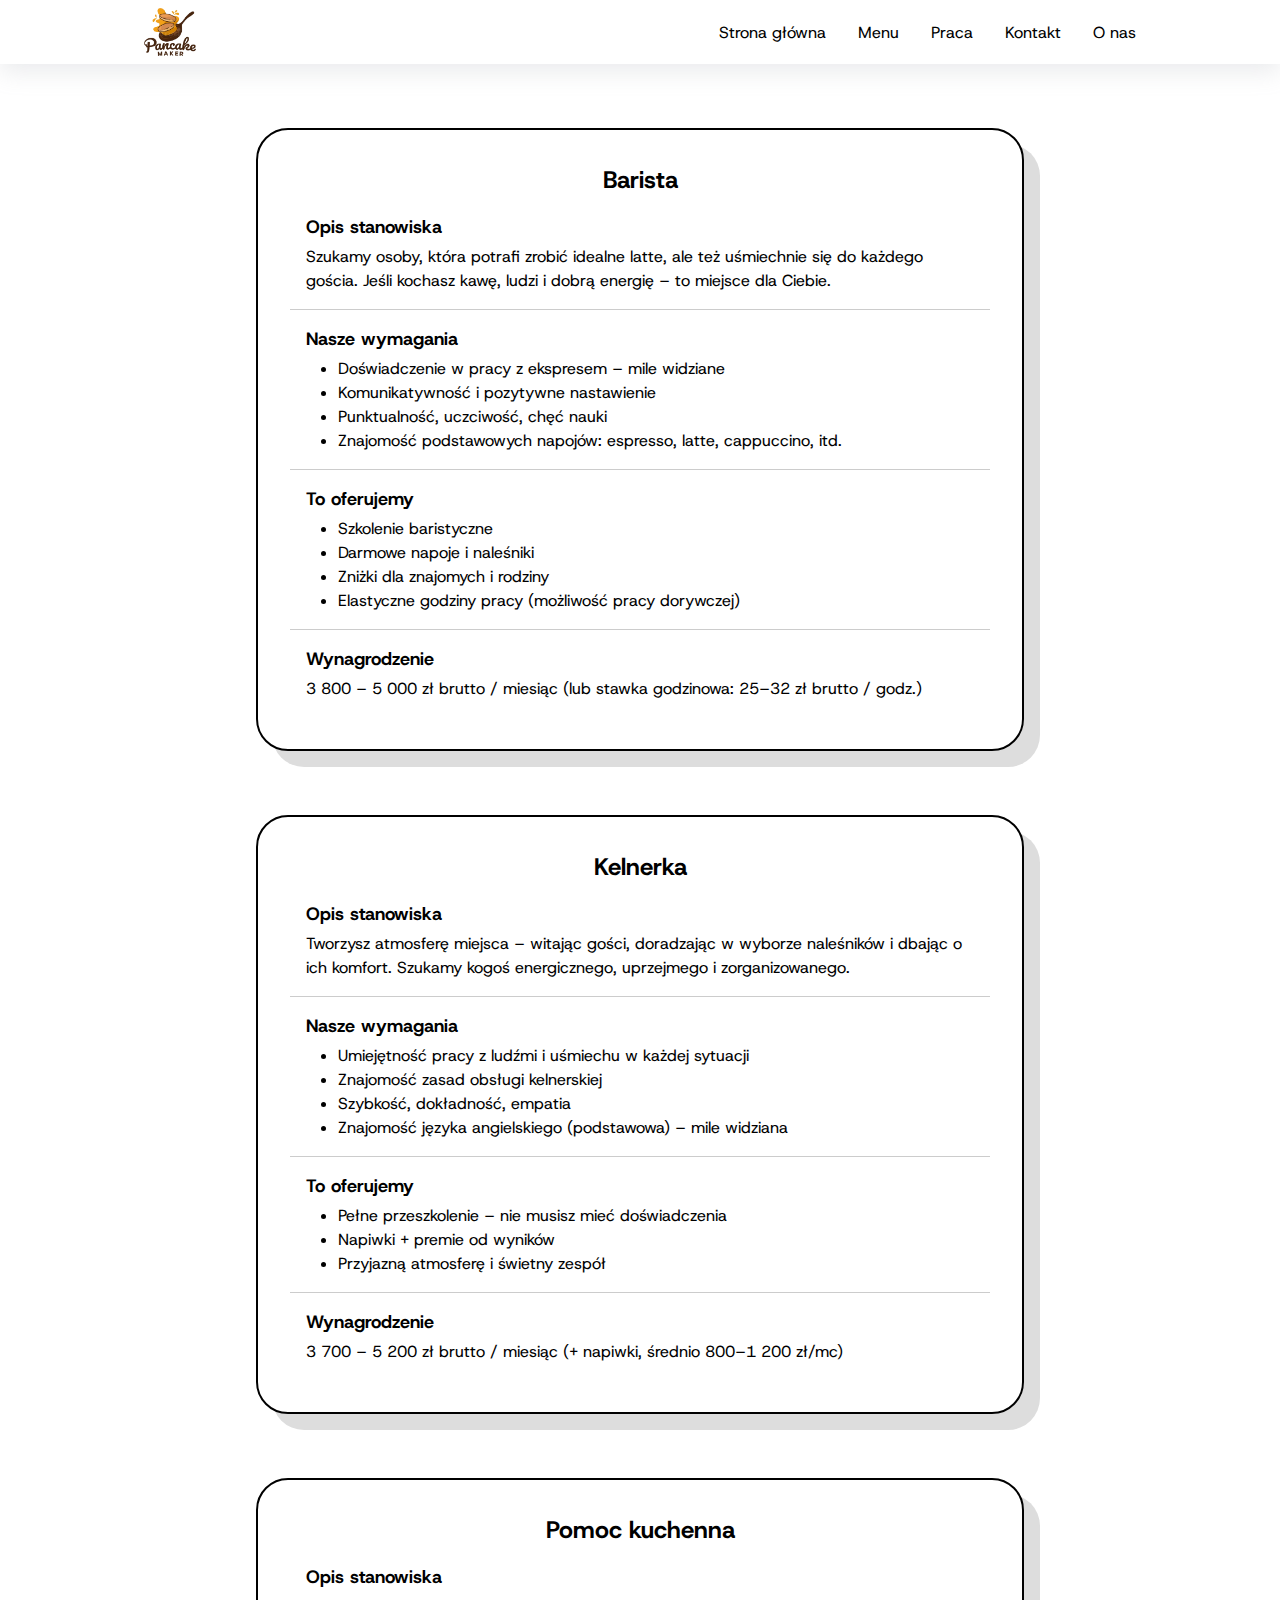
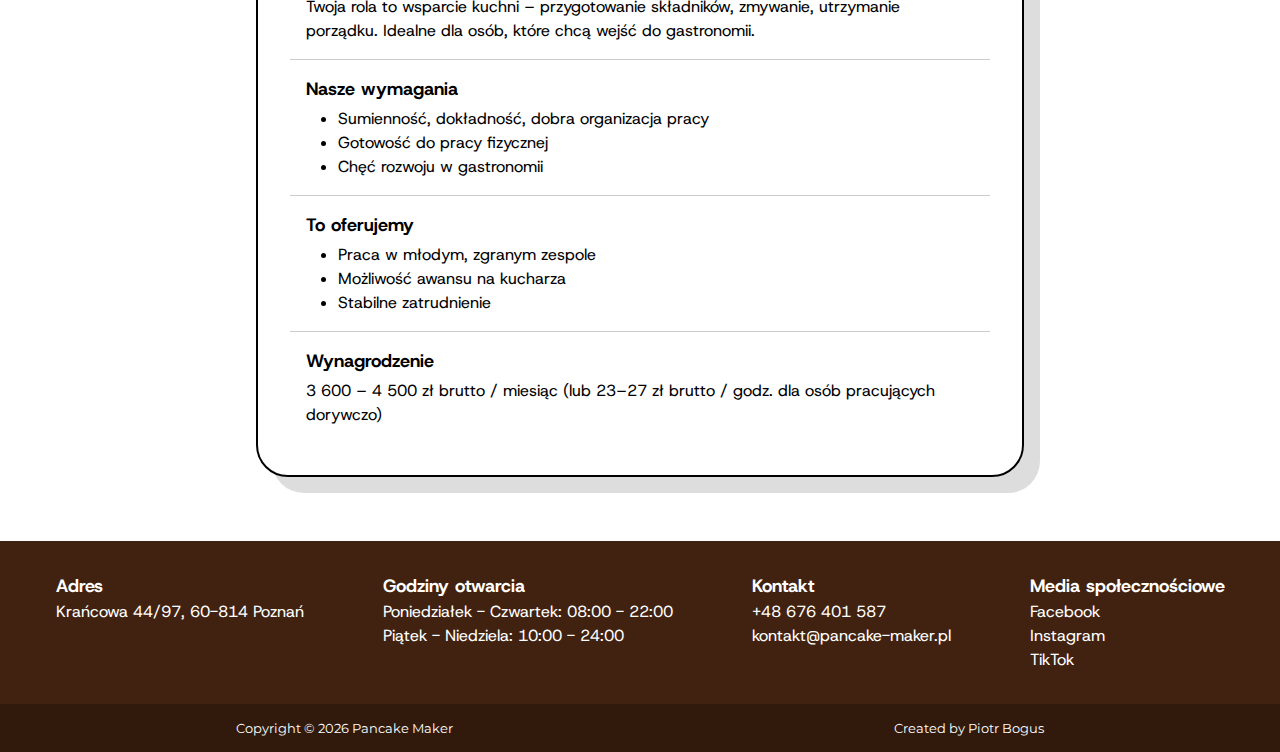
<file: praca.html>
<!DOCTYPE html>
<html lang="pl-PL">
  <head>
    <title>Praca / Pancake Maker</title>
    <meta charset="UTF-8" />
    <meta name="author" content="Piotr Bogus" />
    <meta name="viewport" content="width=device-width, initial-scale=1.0" />
    <link rel="icon" href="uploads/logos/favicon.png" type="image/png" />
    <link rel="stylesheet" href="uploads/styles/main.css" />
    <link rel="stylesheet" href="uploads/styles/praca.css" />
  </head>
  <body>
    <nav class="navbar">
      <ul class="navbar-ul">
        <a href="index.html" class="navbar-a">
          <img src="uploads/logos/logo.png" alt="" class="navbar-img" />
        </a>
        <a href="index.html" class="navbar-a">Strona główna</a>
        <a href="menu.html" class="navbar-a">Menu</a>
        <a href="praca.html" class="navbar-a">Praca</a>
        <a href="kontakt.html" class="navbar-a">Kontakt</a>
        <a href="o-nas.html" class="navbar-a">O nas</a>
        <div class="navbar-a">
          <i class="fi fi-rr-bars-staggered navbar-btn" onclick="openPhoneMenu()"></i>
        </div>
      </ul>
    </nav>
    <main class="container">
      <nav class="navbar-phone">
        <ul class="navbar-ul-phone">
          <a href="index.html" class="navbar-a-phone">Strona główna</a>
          <a href="menu.html" class="navbar-a-phone">Menu</a>
          <a href="praca.html" class="navbar-a-phone">Praca</a>
          <a href="kontakt.html" class="navbar-a-phone">Kontakt</a>
          <a href="o-nas.html" class="navbar-a-phone">O nas</a>
        </ul>
      </nav>
      <main class="container-main-work">
        <section class="container-work">
          <p class="container-work-title">Barista</p>
          <article class="work">
            <p class="title-work">Opis stanowiska</p>
            <p class="description-work">Szukamy osoby, która potrafi zrobić idealne latte, ale też uśmiechnie się do każdego gościa. Jeśli kochasz kawę, ludzi i dobrą energię – to miejsce dla Ciebie.</p>
          </article>
          <article class="work">
            <p class="title-work">Nasze wymagania</p>
            <div class="description-work">
              <ul>
                <li>Doświadczenie w pracy z ekspresem – mile widziane</li>
                <li>Komunikatywność i pozytywne nastawienie</li>
                <li>Punktualność, uczciwość, chęć nauki</li>
                <li>Znajomość podstawowych napojów: espresso, latte, cappuccino, itd.</li>
              </ul>
            </div>
          </article>
          <article class="work">
            <p class="title-work">To oferujemy</p>
            <div class="description-work">
              <ul>
                <li>Szkolenie baristyczne</li>
                <li>Darmowe napoje i naleśniki</li>
                <li>Zniżki dla znajomych i rodziny</li>
                <li>Elastyczne godziny pracy (możliwość pracy dorywczej)</li>
              </ul>
            </div>
          </article>
          <article class="work">
            <p class="title-work">Wynagrodzenie</p>
            <p class="description-work">3 800 – 5 000 zł brutto / miesiąc (lub stawka godzinowa: 25–32 zł brutto / godz.)</p>
          </article>
        </section>
        <section class="container-work">
          <p class="container-work-title">Kelnerka</p>
          <article class="work">
            <p class="title-work">Opis stanowiska</p>
            <p class="description-work">Tworzysz atmosferę miejsca – witając gości, doradzając w wyborze naleśników i dbając o ich komfort. Szukamy kogoś energicznego, uprzejmego i zorganizowanego.</p>
          </article>
          <article class="work">
            <p class="title-work">Nasze wymagania</p>
            <div class="description-work">
              <ul>
                <li>Umiejętność pracy z ludźmi i uśmiechu w każdej sytuacji</li>
                <li>Znajomość zasad obsługi kelnerskiej</li>
                <li>Szybkość, dokładność, empatia</li>
                <li>Znajomość języka angielskiego (podstawowa) – mile widziana</li>
              </ul>
            </div>
          </article>
          <article class="work">
            <p class="title-work">To oferujemy</p>
            <div class="description-work">
              <ul>
                <li>Pełne przeszkolenie – nie musisz mieć doświadczenia</li>
                <li>Napiwki + premie od wyników</li>
                <li>Przyjazną atmosferę i świetny zespół</li>
              </ul>
            </div>
          </article>
          <article class="work">
            <p class="title-work">Wynagrodzenie</p>
            <p class="description-work">3 700 – 5 200 zł brutto / miesiąc (+ napiwki, średnio 800–1 200 zł/mc)</p>
          </article>
        </section>
        <section class="container-work">
          <p class="container-work-title">Pomoc kuchenna</p>
          <article class="work">
            <p class="title-work">Opis stanowiska</p>
            <p class="description-work">Twoja rola to wsparcie kuchni – przygotowanie składników, zmywanie, utrzymanie porządku. Idealne dla osób, które chcą wejść do gastronomii.</p>
          </article>
          <article class="work">
            <p class="title-work">Nasze wymagania</p>
            <div class="description-work">
              <ul>
                <li>Sumienność, dokładność, dobra organizacja pracy</li>
                <li>Gotowość do pracy fizycznej</li>
                <li>Chęć rozwoju w gastronomii</li>
              </ul>
            </div>
          </article>
          <article class="work">
            <p class="title-work">To oferujemy</p>
            <div class="description-work">
              <ul>
                <li>Praca w młodym, zgranym zespole</li>
                <li>Możliwość awansu na kucharza</li>
                <li>Stabilne zatrudnienie</li>
              </ul>
            </div>
          </article>
          <article class="work">
            <p class="title-work">Wynagrodzenie</p>
            <p class="description-work">3 600 – 4 500 zł brutto / miesiąc (lub 23–27 zł brutto / godz. dla osób pracujących dorywczo)</p>
          </article>
        </section>
      </main>
    </main>
    <footer class="container-footbar">
      <article class="footbar">
        <p class="title-footbar">Adres</p>
        <p class="description-footbar">
          <a href="#" target="_blank">Krańcowa 44/97, 60-814 Poznań</a>
        </p>
      </article>
      <article class="footbar">
        <p class="title-footbar">Godziny otwarcia</p>
        <p class="description-footbar">Poniedziałek - Czwartek: 08:00 - 22:00</p>
        <p class="description-footbar">Piątek - Niedziela: 10:00 - 24:00</p>
      </article>
      <article class="footbar">
        <p class="title-footbar">Kontakt</p>
        <p class="description-footbar">
          <a href="#" target="_blank">+48 676 401 587</a>
        </p>
        <p class="description-footbar">
          <a href="#" target="_blank">kontakt@pancake-maker.pl</a>
        </p>
      </article>
      <article class="footbar">
        <p class="title-footbar">Media społecznościowe</p>
        <p class="description-footbar">
          <a href="#" target="_blank">Facebook</a>
        </p>
        <p class="description-footbar">
          <a href="#" target="_blank">Instagram</a>
        </p>
        <p class="description-footbar">
          <a href="#" target="_blank">TikTok</a>
        </p>
      </article>
    </footer>
    <footer class="container-copyright">
      <div class="copyright">Copyright &copy; <span id="copyright-year"></span> Pancake Maker</div>
      <div class="copyright">Created by <a href="../My Projects/my-projects.html" class="author-link" target="_blank">Piotr Bogus</a></div>
    </footer>
    <script src="uploads/scripts/copyright-year.js"></script>
    <script src="uploads/scripts/navbar.js"></script>
  </body>
</html>
</file>
<file: uploads/styles/pancake-maker.css>
.information {
  display: flex;
  align-items: center;
  justify-content: center;
  flex-direction: column;
  border: 2px solid var(--black);
  max-width: 768px;
  gap: 16px;
  padding: 32px;
  border-radius: 32px;
  box-shadow: 16px 16px var(--gray-hover);
}

.title-information {
  font-weight: bold;
  font-size: 24px;
}

.description-information {
  width: 100%;
  font-size: 16px;
}

.btn-information {
  background-color: var(--black);
  color: var(--white);
  cursor: pointer;
  font-family: "Host Grotesk", sans-serif;
  border: 1px solid var(--black);
  transition: background-color 0.3s ease, color 0.3s ease;
  padding: 8px 16px;
  border-radius: 999px;
  font-size: 16px;
}

.btn-information:hover {
  background-color: var(--white);
  color: var(--black);
}

.container-home {
  display: flex;
  align-items: center;
  justify-content: center;
  flex-direction: column;
  gap: 64px;
}

.img-home {
  object-fit: cover;
  border: 2px solid var(--black);
  width: 100%;
  max-width: 768px;
  padding: 2px;
  border-radius: 32px;
  aspect-ratio: 16/9;
}

.description-home {
  max-width: 768px;
  font-size: 18px;
}

.container-promotion {
  border: 2px solid var(--black);
  max-width: 768px;
  padding: 32px;
  border-radius: 32px;
  box-shadow: 16px 16px var(--gray-hover);
}

.container-promotion-title {
  display: flex;
  align-items: center;
  justify-content: center;
  font-weight: bold;
  font-size: 24px;
}

.promotion {
  padding: 16px;
}

.promotion:not(:last-child) {
  border-bottom: 1px solid var(--border);
}

.title-promotion {
  font-weight: bold;
  padding-bottom: 4px;
  font-size: 18px;
}

.description-promotion {
  font-size: 16px;
}

.container-opinion {
  max-width: 768px;
}

.opinion {
  padding: 16px;
}

.opinion:not(:last-child) {
  border-bottom: 1px solid var(--border);
}

.description-opinion {
  font-size: 18px;
  padding-bottom: 4px;
}

.title-opinion {
  font-weight: bold;
  font-size: 18px;
}

.container-main-menu {
  display: flex;
  align-items: stretch;
  justify-content: center;
  flex-wrap: wrap;
  gap: 64px;
}

.container-menu {
  border: 2px solid var(--black);
  max-width: 384px;
  padding: 32px;
  border-radius: 32px;
  box-shadow: 16px 16px var(--gray-hover);
}

.container-menu-title {
  display: flex;
  align-items: center;
  justify-content: center;
  font-weight: bold;
  padding-inline: 16px;
  font-size: 24px;
}

.menu {
  padding: 16px;
}

.menu:not(:last-child) {
  border-bottom: 1px solid var(--border);
}

.title-menu {
  font-weight: bold;
  padding-bottom: 4px;
  font-size: 18px;
}

.description-menu {
  font-size: 16px;
}

@media screen and (max-width: 480px) {
  .btn-information {
    width: 100%;
  }
}
</file>
<file: uploads/styles/kontakt.css>
.container-main-contact {
  display: flex;
}

.container-contact {
  margin: auto;
  border: 2px solid var(--black);
  width: 768px;
  padding: 32px;
  border-radius: 32px;
  box-shadow: 16px 16px var(--gray-hover);
}

.container-contact-title {
  display: flex;
  align-items: center;
  justify-content: center;
  font-weight: bold;
  padding-inline: 16px;
  font-size: 24px;
}

.contact {
  padding: 16px;
}

.contact:not(:last-child) {
  border-bottom: 1px solid var(--border);
}

.title-contact {
  font-weight: bold;
  padding-bottom: 4px;
  font-size: 18px;
}

.description-contact {
  font-size: 16px;
}

.description-contact a:hover {
  text-decoration: underline;
}
</file>
<file: uploads/styles/menu.css>
.container-main-menu {
  display: flex;
  align-items: stretch;
  justify-content: center;
  flex-wrap: wrap;
  gap: 64px;
}

.container-menu {
  border: 2px solid var(--black);
  width: 768px;
  padding: 32px;
  border-radius: 32px;
  box-shadow: 16px 16px var(--gray-hover);
}

.container-menu-title {
  display: flex;
  align-items: center;
  justify-content: center;
  font-weight: bold;
  padding-inline: 16px;
  font-size: 24px;
}

.menu {
  padding: 16px;
}

.menu:not(:last-child) {
  border-bottom: 1px solid var(--border);
}

.container-menu-top {
  display: flex;
  align-items: center;
  justify-content: space-between;
}

.title-menu {
  font-weight: bold;
  padding-bottom: 4px;
  font-size: 18px;
}

.price-menu {
  font-weight: bold;
  white-space: nowrap;
  padding: 0 0 4px 16px;
  font-size: 18px;
}

.container-menu-bottom {
  display: flex;
  align-items: center;
  justify-content: space-between;
}

.description-menu {
  font-size: 16px;
}

.weight-menu {
  white-space: nowrap;
  padding-left: 16px;
  font-size: 16px;
}
</file>
<file: uploads/styles/o-nas.css>
.container-main-about {
  display: flex;
}

.container-about {
  margin: auto;
  border: 2px solid var(--black);
  width: 768px;
  padding: 32px;
  border-radius: 32px;
  box-shadow: 16px 16px var(--gray-hover);
}

.container-about-title {
  display: flex;
  align-items: center;
  justify-content: center;
  font-weight: bold;
  padding-inline: 16px;
  font-size: 24px;
}

.about {
  padding: 16px;
}

.about:not(:last-child) {
  border-bottom: 1px solid var(--border);
}

.title-about {
  font-weight: bold;
  padding-bottom: 4px;
  font-size: 18px;
}

.description-about {
  font-size: 16px;
}
</file>
<file: uploads/styles/praca.css>
.container-main-work {
  display: flex;
  align-items: stretch;
  justify-content: center;
  flex-wrap: wrap;
  gap: 64px;
}

.container-work {
  border: 2px solid var(--black);
  width: 768px;
  padding: 32px;
  border-radius: 32px;
  box-shadow: 16px 16px var(--gray-hover);
}

.container-work-title {
  display: flex;
  align-items: center;
  justify-content: center;
  font-weight: bold;
  padding-inline: 16px;
  font-size: 24px;
}

.work {
  padding: 16px;
}

.work:not(:last-child) {
  border-bottom: 1px solid var(--border);
}

.title-work {
  font-weight: bold;
  padding-bottom: 4px;
  font-size: 18px;
}

.description-work {
  font-size: 16px;
}

.description-work li {
  margin-left: 32px;
}
</file>
<file: uploads/styles/main.css>
@import url(fonts.css);
@import url(reset.css);
@import url("https://cdn-uicons.flaticon.com/2.6.0/uicons-regular-rounded/css/uicons-regular-rounded.css");

:root {
  --black: #000;
  --white: #fff;
  --gray: #eee;
  --gray-hover: #ddd;
  --placeholder: #888;
  --focus: #2fa6ff;
  --border: #ccc;
  --link: #1a73e8;
  --brown: #412210;
  --brown-hover: #311a0c;
}

* {
  box-sizing: border-box;
  margin: 0;
  padding: 0;
}

body {
  background-color: var(--white);
  color: var(--black);
  font-family: "Host Grotesk", sans-serif;
}

.navbar {
  box-shadow: rgba(149, 157, 165, 0.2) 0px 8px 24px;
}

.navbar-ul {
  display: flex;
  align-items: center;
  justify-content: center;
  margin: auto;
  height: 64px;
  max-width: 1024px;
}

.navbar-a {
  margin-inline: 16px;
  font-size: 16px;
}

.navbar-a:first-child {
  margin-right: auto;
}

.navbar-a:last-child {
  display: none;
}

.navbar-img {
  display: flex;
  align-items: center;
  justify-content: center;
  height: 48px;
}

.navbar-btn {
  align-items: center;
  justify-content: center;
  font-size: 24px;
}

.navbar-phone {
  display: none;
  margin-bottom: 64px;
}

.navbar-ul-phone {
  display: flex;
  align-items: center;
  justify-content: center;
  flex-direction: column;
  border: 2px solid var(--black);
  width: 100%;
  padding: 32px;
  border-radius: 32px;
  box-shadow: 16px 16px var(--gray-hover);
}

.navbar-a-phone {
  display: flex;
  align-items: center;
  justify-content: center;
  width: 100%;
  padding: 16px;
  font-size: 16px;
}

.navbar-a-phone:not(:last-child) {
  border-bottom: 1px solid var(--border);
}

.container {
  margin: 64px;
}

.container-footbar {
  background-color: var(--brown);
  color: var(--white);
  display: flex;
  align-items: flex-start;
  justify-content: space-around;
  gap: 32px;
  padding: 32px;
}

.title-footbar {
  font-weight: bold;
  font-size: 18px;
}

.description-footbar {
  font-size: 16px;
}

.description-footbar a:hover {
  text-decoration: underline;
}

.container-copyright {
  background-color: var(--brown-hover);
  color: var(--white);
  display: flex;
  align-items: center;
  justify-content: space-around;
  font-family: "Montserrat", sans-serif;
  padding: 16px;
  font-size: 13px;
}

.author-link:hover {
  text-decoration: underline;
}

@media screen and (max-width: 480px) {
  .navbar-a:nth-child(2),
  .navbar-a:nth-child(3),
  .navbar-a:nth-child(4),
  .navbar-a:nth-child(5),
  .navbar-a:nth-child(6) {
    display: none;
  }

  .navbar-a:last-child {
    display: flex;
  }

  .container {
    margin: 32px;
  }

  .cookies {
    flex-direction: column;
    width: calc(100% - 64px);
    top: 96px;
    bottom: auto;
  }

  .container-btn {
    height: auto;
    gap: 8px;
    width: 100%;
  }

  .container-footbar {
    flex-direction: column;
  }

  .container-copyright {
    flex-direction: column;
    gap: 8px;
  }
}
</file>
